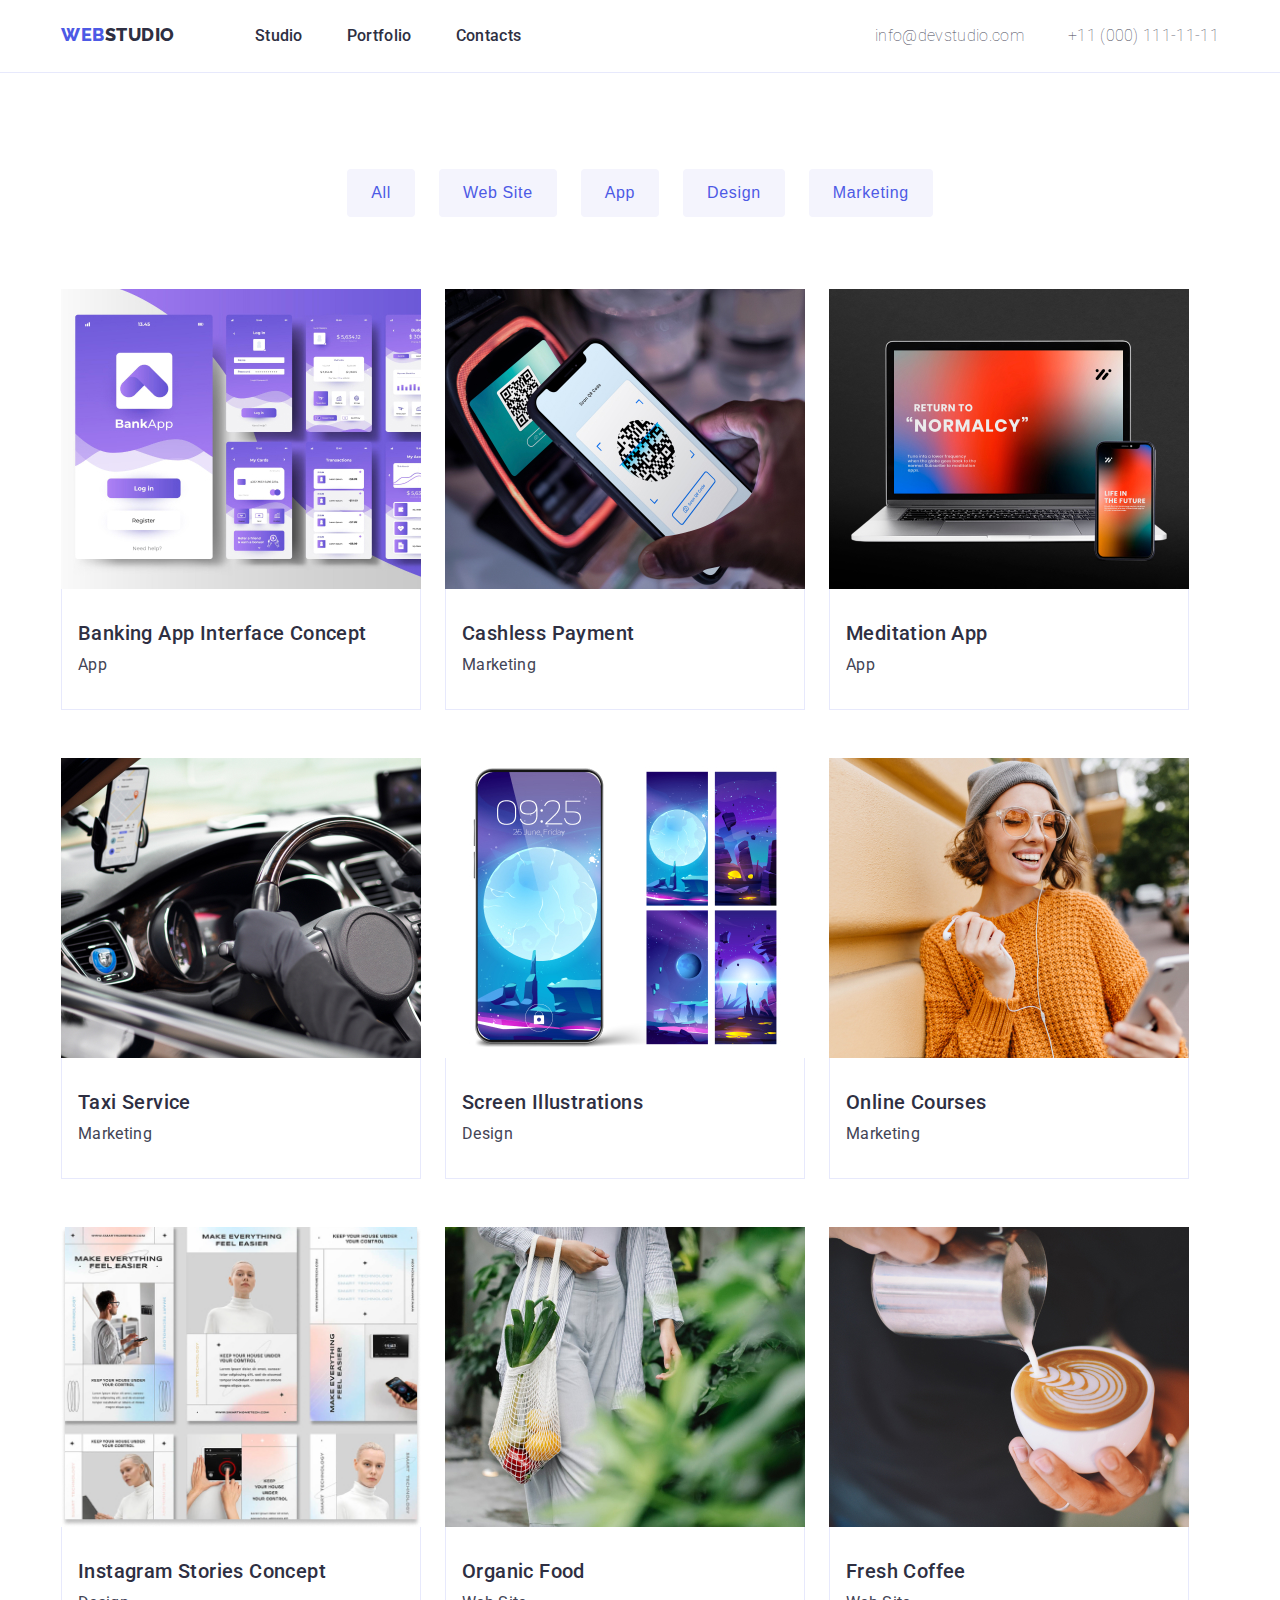
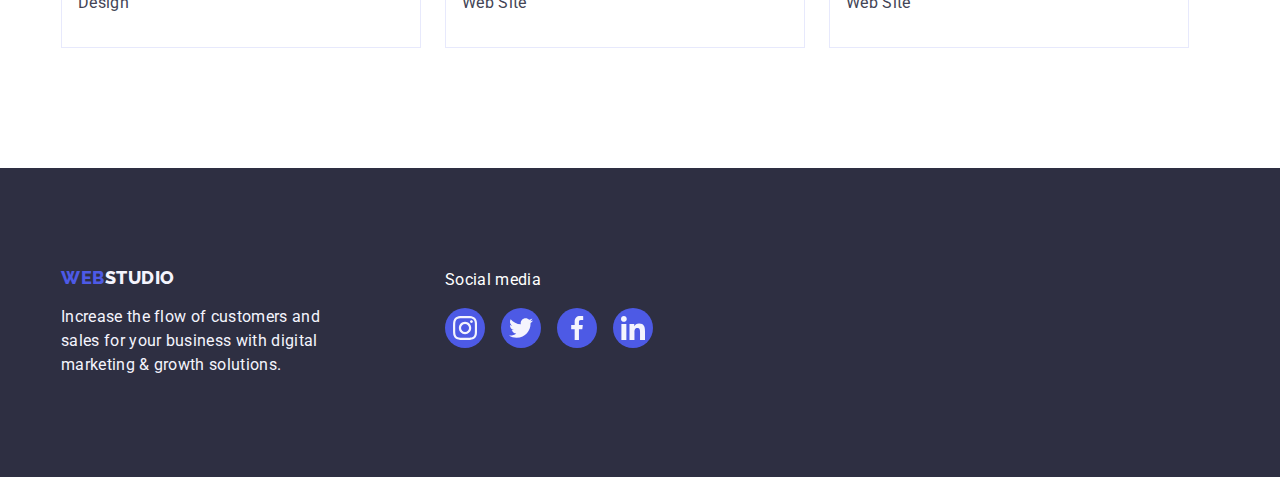
<file: portfolio.html>
<!DOCTYPE html>
<html lang="en">
  <head>
    <meta charset="UTF-8" />
    <meta name="webstudio" content="Portfolio" />
    <title>Portfolio</title>
    <link
      rel="stylesheet"
      href="https://cdnjs.cloudflare.com/ajax/libs/modern-normalize/2.0.0/modern-normalize.min.css"
      integrity="sha512-4xo8blKMVCiXpTaLzQSLSw3KFOVPWhm/TRtuPVc4WG6kUgjH6J03IBuG7JZPkcWMxJ5huwaBpOpnwYElP/m6wg=="
      crossorigin="anonymous"
      referrerpolicy="no-referrer"
    />
    <link rel="preconnect" href="https://fonts.googleapis.com" />
    <link rel="preconnect" href="https://fonts.gstatic.com" crossorigin />
    <link
      href="https://fonts.googleapis.com/css2?family=Raleway:wght@800&family=Roboto:wght@400;500;700;900&display=swap"
      rel="stylesheet"
    />
    <link rel="stylesheet" href="./css/styles.css" />
  </head>
  <body>
    <header>
      <div class="container navi">
        <nav>
          <ul class="navi-link navi-left">
            <li>
              <a class="navi-logo" href="">
                <span class="logo-web"> Web</span
                ><span class="logo-studio">Studio</span>
              </a>
            </li>
            <li><a href="index.html"> Studio</a></li>
            <li><a href="portfolio.html">Portfolio</a></li>
            <li><a href="">Contacts</a></li>
          </ul>
        </nav>
        <nav>
          <ul class="contacts-links contacts">
            <li><a href="mailto:info@devstudio.com">info@devstudio.com</a></li>
            <li><a href="tel:+11(000)1111111">+11 (000) 111-11-11</a></li>
          </ul>
        </nav>
      </div>
    </header>
    <main>
      <section class="container">
          <ul class="navi-button">
            <li><button type="button">All</button></li>
            <li>
              <button type="button">Web Site</button>
            </li>
            <li>
              <button type="button">App</button>
            </li>
            <li>
              <button type="button">Design</button>
            </li>
            <li>
              <button type="button">Marketing</button>
            </li>
          </ul>
          <ul class="project-box">
            <li>
              <img
                class="project-photo"
                src="images/portfolio1.jpg"
                alt="smartphone screens with banking application"
                width="360"
                height="300"
              />
              <div class="project-name">
                <h3>Banking App Interface Concept</h3>
                <p>App</p>
              </div>
            </li>
            <li>
              <img
                class="project-photo"
                src="images/portfolio2.jpg"
                alt="smartphone screen with qr code"
                width="360"
                height="300"
              />
              <div class="project-name">
                <h3>Cashless Payment</h3>
                <p>Marketing</p>
              </div>
            </li>
            <li>
              <img
                class="project-photo"
                src="images/portfolio3.jpg"
                alt="a laptop with a display screen and a smartphone with the same screen"
                width="360"
                height="300"
              />
              <div class="project-name">
                <h3>Meditation App</h3>
                <p>App</p>
              </div>
            </li>
          </ul>
          <ul class="project-box">
            <li>
              <img
                class="project-photo"
                src="images/portfolio4.jpg"
                alt="car interior and gloved hands on the steering wheel, smartphone with a map above the steering wheel"
                width="360"
                height="300"
              />
              <div class="project-name">
                <h3>Taxi Service</h3>
                <p>Marketing</p>
              </div>
            </li>
            <li>
              <img
                class="project-photo"
                src="images/portfolio5.jpg"
                alt="smartphone screens with screensaver"
                width="360"
                height="300"
              />
              <div class="project-name">
                <h3>Screen Illustrations</h3>
                <p>Design</p>
              </div>
            </li>
            <li>
              <img
                class="project-photo"
                src="images/portfolio6.jpg"
                alt="a smiling woman in a gray cap, glasses and a yellow sweater holds a smartphone in her hand"
                width="360"
                height="300"
              />
              <div class="project-name">
                <h3>Online Courses</h3>
                <p>Marketing</p>
              </div>
            </li>
          </ul>
          <ul class="project">
            <li>
              <img
                class="project-photo"
                src="images/portfolio7.jpg"
                alt="smartphone display with Instagram Stories Concept"
                width="360"
                height="300"
              />
              <div class="project-name">
                <h3>Instagram Stories Concept</h3>
                <p>Design</p>
              </div>
            </li>
            <li>
              <img
                class="project-photo"
                src="images/portfolio8.jpg"
                alt="silhouette of a woman holding a bag in her hand with vegetables"
                width="360"
                height="300"
              />
              <div class="project-name">
                <h3>Organic Food</h3>
                <p>Web Site</p>
              </div>
            </li>

            <li>
              <img
                class="project-photo"
                src="images/portfolio9.jpg"
                alt="a cup of coffee with frothed milk poured"
                width="360"
                height="300"
              />
              <div class="project-name">
                <h3>Fresh Coffee</h3>
                <p>Web Site</p>
              </div>
            </li>
          </ul>
        </div>
      </section>
    </main>
    <footer class="footer-class footer-list">
      <div class="container logo-footer">
        <ul>
          <li class="footer-item">
            <a class="link-footer" href="">
              <span class="logo-web"> WEB</span
              ><span class="logo-studio-footer">STUDIO</span>
            </a>
            <p class="footer-text">
              Increase the flow of customers and sales for your business with
              digital marketing & growth solutions.
            </p>
          </li>
          <li>
            <div class="footer-sm">
              <p class="sm-text">Social media</p>
              <ul class="sm">
                <li>
                  <div class="sm-icons">
                    <a href="#">
                      <svg class="sm-icons-item">
                        <use href="./images/icons.svg#icon-instagram-2-1"></use>
                      </svg>
                    </a>
                  </div>
                </li>

                <li>
                  <div class="sm-icons">
                    <a href="#">
                      <svg class="sm-icons-item">
                        <use href="./images/icons.svg#icon-twitter-1"></use>
                      </svg>
                    </a>
                  </div>
                </li>

                <li>
                  <div class="sm-icons">
                    <a href="#">
                      <svg class="sm-icons-item">
                        <use href="./images/icons.svg#icon-facebook-1"></use>
                      </svg>
                    </a>
                  </div>
                </li>

                <li>
                  <div class="sm-icons">
                    <a href="#">
                      <svg class="sm-icons-item">
                        <use href="./images/icons.svg#icon-linkedin-1"></use>
                      </svg>
                    </a>
                  </div>
                </li>
              </ul>
            </div>
          </li>
        </ul>
      </div>
    </footer>
  </body>
</html>
</file>
<file: css/styles.css>
:root {
  --navy-blue: #2e2f42;
  --iris: #4d5ae5;
  --slate: #434455;
  --cloud: #f4f4fd;
  --cornflower: #e7e9fc;
  --ocean: #404bbf;
  --white: #ffffff;
  --green: #31d0aa;
}
html {
  overflow: auto;
  box-sizing: border-box;
  max-width: 1440px;
  margin: auto;
}
* {
  margin: 0;
  padding: 0;
}
section {
  padding-top: 120px;
  padding-bottom: 120px;
}
ul {
  list-style-type: none;
}
.container {
  width: 1158px;
  margin: 0 auto;
  padding: 0 15px;
}

body {
  font-family: "Roboto", sans-serif;
  color: var(--navy-blue, #2e2f42);
  background-color: var(--white, #ffffff);
  font-size: 16px;
}
/* nagłówek */
header {
  border-bottom: 1px solid var(--cornflower, #e7e9fc);
  background: var(--white, #ffffff);
  color: var(--navy-blue, #2e2f42);
  font-weight: 48;
}
.navi {
  display: flex;
  align-items: center;
  justify-content: space-between;
  padding-top: 24px;
  padding-bottom: 24px;
}

.logo-web {
  color: var(--iris, #4d5ae5);
  font-family: Raleway;
  font-size: 18px;
  font-weight: 800;
  line-height: 1.16;
  letter-spacing: 0.54px;
  text-transform: uppercase;
}

.logo-studio {
  color: var(--navy-blue, #2e2f42);
  font-family: Raleway;
  font-size: 18px;
  font-weight: 800;
  line-height: 1.16;
  letter-spacing: 0.54px;
  text-transform: uppercase;
  padding-right: 36px;
}

.navi-link a {
  text-decoration: none;
  color: var(--navy-blue, #2e2f42);
  font-size: 16px;
  font-weight: 500;
  line-height: 1.5;
  letter-spacing: 0.32px;
}
.navi-link a:hover,
.navi-link a:focus {
  color: var(--ocean, #404bbf);
  text-decoration: none;
}
.navi-logo {
  display: inline-flex;
  align-items: center;
}
.navi-left li {
  display: inline-flex;
  align-items: flex-start;
  gap: 40px;
  padding-right: 40px;
}

.contacts li {
  display: inline-flex;
  margin-left: auto;
  justify-content: flex-end;
  padding-left: 40px;
}
.contacts-links a {
  text-decoration: none;
  color: var(--slate, #434455);
  font-size: 16px;
  line-height: 1.5;
  letter-spacing: 0.32px;
}
.contacts-links a:hover,
.contacts-links a:focus {
  color: var(--ocean, #404bbf);
}
/* studio - sekcja główna */
.hero {
  max-width: 1440px;
  background-color: var(--navy-blue, #2e2f42);
  background-image: linear-gradient(
      to bottom,
      var(--grey, rgba(46, 47, 66, 0.7)),
      var(--grey, rgba(46, 47, 66, 0.7))
    ),
    url(../images/hero.jpg);
  text-align: center;
}

.hero-text {
  width: 496px;
  padding-top: 188px;
  margin: auto;
  font-size: 56px;
  color: var(--white, #ffffff);
  font-weight: 700;
  line-height: 1.07;
  letter-spacing: 1.12px;
  padding-bottom: 48px;
  margin-top: -120px;
}
.servis-button {
  display: inline-flex;
  padding: 16px 32px;
  align-items: flex-start;
  gap: 10px;
  border-radius: 4px;
  border: 4px;
  color: var(--white, #ffffff);
  font-size: 16px;
  font-weight: 500;
  line-height: 1.5;
  margin-bottom: 68px;
  letter-spacing: 0.64px;
  background: var(--iris, #4d5ae5);
  box-shadow: 0px 4px 4px 0px rgba(0, 0, 0, 0, 0.15);
}
.servis-button:hover,
.servis-button:focus {
  background: var(--ocean, #404bbf);
}
button:hover {
  cursor: pointer;
}
/* studio - sekcja pierwsza */
h3 {
  color: var(--navy-blue, #2e2f42);
  font-size: 20px;
  font-weight: 500;
  line-height: 1.2;
  letter-spacing: 0.4px;
  padding-bottom: 8px;
}
.feature-list ul {
  display: inline-flex;
  justify-content: center;
  flex-shrink: 0;
  gap: 24px;
}
.feature-item {
  display: block;
  width: 264px;
  flex-direction: column;
  align-items: flex-start;
}
.feature-icons {
  width: 264px;
  height: 112px;
  border-radius: 4px;
  background: var(--cloud, #f4f4fd);
  margin-bottom: 8px;
}
.feature-icons-item {
  width: 64px;
  height: 64px;
  margin: 24px 100px;
}
/* studio - sekcja What Are We Doing */
h2 {
  color: var(--navy-blue, #2e2f42);
  text-align: center;
  font-size: 36px;
  font-weight: 700;
  line-height: 1.11;
  letter-spacing: 0.72px;
  text-transform: capitalize;
}
.doing-section li {
  display: inline-flex;
  flex-direction: column;
  align-items: flex-start;
  border: 1px solid var(--cornflower, #e7e9fc);
  background: url(<path-to-image>),
    lightgray -72.845px -19px / 144.444% 112.667% no-repeat;
}
.doing {
  padding-top: 0;
}

.doing-header {
  padding-bottom: 72px;
}
.doing-section {
  display: flex;
  justify-content: center;
  gap: 24px;
}
/* studio - sekcja Our Team */
.team {
  background-color: var(--cloud, #f4f4fd);
}
.team-header {
  padding-bottom: 72px;
}
.team-item-box {
  background-color: var(--white, #ffffff);
  border-radius: 0px 0px 4px 4px;
  box-shadow: 0px 2px 1px 0px rgba(46, 47, 66, 0.08),
    0px 1px 1px 0px rgba(46, 47, 66, 0.16),
    0px 1px 6px 0px rgba(46, 47, 66, 0.08);
}
.team-item {
  display: inline-flex;
  justify-content: center;
  flex-shrink: 0;
  gap: 24px;
}

.team-item-name {
  padding-top: 32px;
  padding-bottom: 32px;
  text-align: center;
  gap: 8px;
}
p {
  color: var(--slate, #434455);
  line-height: 1.5;
  letter-spacing: 0.32px;
}
.sm-team-links {
  margin-top: 8px;
  display: flex;
  justify-content: center;
  align-items: center;
  gap: 24px;
}

.team-sm {
  background-color: var(--iris);
  border-radius: 50%;
  width: 40px;
  height: 40px;
  flex-shrink: 0;
}
.team-sm-item {
  margin: 12px;
  width: 16px;
  height: 16px;
}
.team-sm:hover,
.team-sm:focus {
  background-color: var(--ocean, #404bbf);
}
.team-sm:hover {
  cursor: pointer;
}

/* studio - sekcja Customers */
.customers {
  padding-top: 72px;
  display: flex;
  justify-content: center;
  align-items: flex-start;
  gap: 24px;
}

.customers-icons {
  fill: #8e8f99;
  width: 168px;
  height: 88px;
  flex-shrink: 0;
  padding: 16px 32px;
  border-radius: 4px;
  border: 1px solid var(--lightslate, #8e8f99);
}

.customers-icons:focus,
.customers-icons:hover {
  border-color: var(--ocean);
  fill: var(--ocean);
}

.customers-icons:hover {
  cursor: pointer;
}

/* Stopka */
.footer-class {
  background-color: var(--navy-blue, #2e2f42);
}
.logo-footer {
  padding-top: 100px;
  justify-content: left;
}
.logo-studio-footer {
  color: var(--cloud, #f4f4fd);
  font-family: Raleway;
  font-size: 18px;
  font-weight: 800;
  line-height: 1.16;
  letter-spacing: 0.54px;
  text-transform: uppercase;
}
.footer-text {
  color: var(--cloud, #f4f4fd);
  font-size: 16px;
  line-height: 1.5;
  letter-spacing: 0.32px;
  width: 264px;
  margin: 0;
  padding-top: 16px;
  padding-bottom: 100px;
}

.link-footer {
  text-decoration: none;
}
.footer-list ul {
  display: inline-flex;
  justify-content: center;
  flex-shrink: 0;
}
.footer-sm {
  padding-left: 120px;
  display: block;
  flex-direction: column;
}
.sm-text {
  color: var(--white, #fff);
  font-size: 16px;
  line-height: 1.5;
  letter-spacing: 0.32px;
  margin-top: 100;
  padding-bottom: 16px;
}
.sm {
  display: inline-flex;
  align-items: flex-start;
  gap: 16px;
}

.sm-icons {
  background-color: var(--iris);
  border-radius: 50%;
  width: 40px;
  height: 40px;
}
.sm-icons-item {
  margin: 8px;
  width: 24px;
  height: 24px;
}

.sm-icons:focus,
.sm-icons:hover {
  background-color: var(--green, #31d0aa);
}
.sm-icons:hover {
  cursor: pointer;
}

/* portfolio - sekcja nawigacji*/
.navi-button {
  display: flex;
  justify-content: center;
  align-items: flex-start;
  gap: 24px;
  padding-top: 96px;
  padding-bottom: 72px;
}
.navi-button button {
  display: flex;
  padding: 12px 24px;
  align-items: center;
  border-radius: 4px;
  border: none;
  color: var(--iris, #4d5ae5);
  line-height: 1.5;
  font-size: 16px;
  font-weight: 500;
  letter-spacing: 0.64px;
  background: var(--cloud, #f4f4fd);
}
.navi-button button:hover,
.navi-button button:focus {
  align-items: flex-start;
  border-radius: 4px;
  border: none;
  color: var(--white, #ffffff);
  background: var(--ocean, #404bbf);
  box-shadow: 0px 2px 2px 0px rgba(0, 0, 0, 0.12),
    0px 2px 1px 0px rgba(0, 0, 0, 0.08), 0px 3px 1px 0px rgba(0, 0, 0, 0.1);
}
.navi-button:hover {
  cursor: pointer;
}
/* portfolio - projekty */

.project {
  display: flex;
  gap: 24px;
  padding-bottom: 120px;
}

.project-name {
  gap: 8px;
  padding: 32px 16px;
  border-top: 0;
  border-left: 1px solid var(--cornflower, #e7e9fc);
  border-bottom: 1px solid var(--cornflower, #e7e9fc);
  border-right: 1px solid var(--cornflower, #e7e9fc);
  background: var(--white, #fff);
}
.project-name:hover,
.project-name:focus {
  box-shadow: 0px 2px 1px 0px rgba(46, 47, 66, 0.08),
    0px 1px 1px 0px rgba(46, 47, 66, 0.16),
    0px 1px 6px 0px rgba(46, 47, 66, 0.08);
}
.project-name:hover {
  cursor: pointer;
}

.project-box {
  padding-bottom: 48px;
  display: flex;
  gap: 24px;
}
.project-photo {
  display: block;
}
</file>
